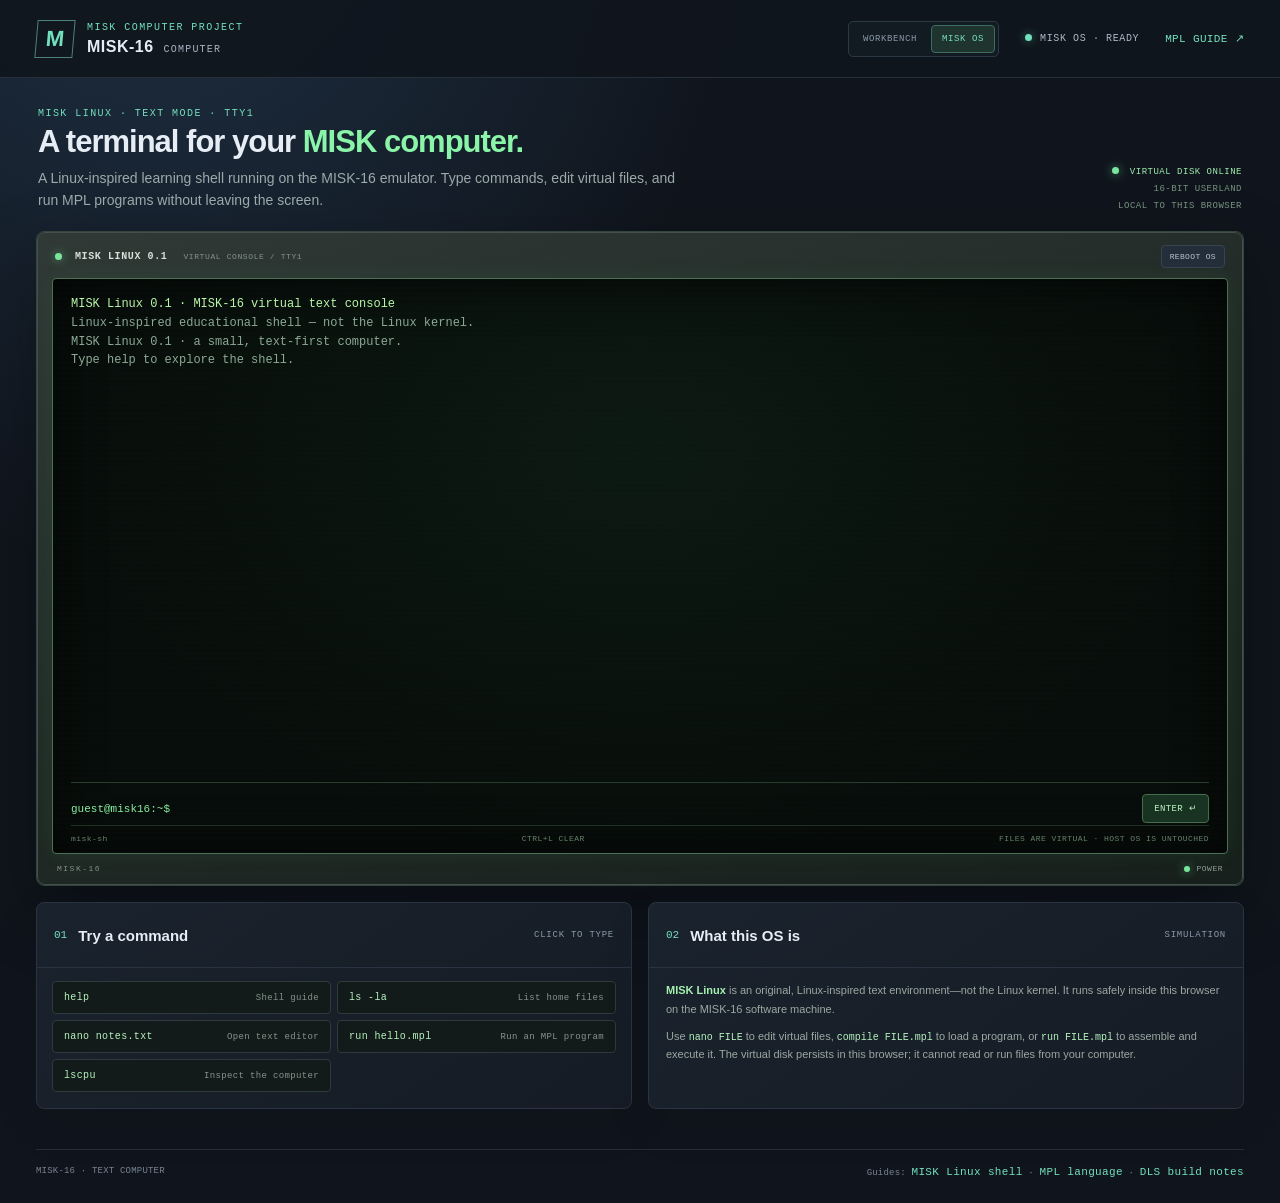
<file: index.html>
<!doctype html>
<html lang="en">
<head>
  <meta charset="utf-8">
  <meta name="viewport" content="width=device-width, initial-scale=1">
  <meta name="theme-color" content="#10151d">
  <meta name="description" content="A Linux-inspired terminal and text editor running inside the MISK-16 educational computer emulator.">
  <title>MISK-16 | MISK Linux Computer</title>
  <link rel="stylesheet" href="style.css">
</head>
<body class="os-mode">
  <header class="topbar">
    <div class="brand"><div class="brand-mark">M</div><div><div class="eyebrow">MISK COMPUTER PROJECT</div><h1>MISK-16 <span>COMPUTER</span></h1></div></div>
    <div class="top-actions">
      <nav class="mode-switch" aria-label="Computer view">
        <button type="button" class="mode-tab" id="workbenchModeBtn" aria-pressed="false">WORKBENCH</button>
        <button type="button" class="mode-tab active" id="osModeBtn" aria-pressed="true">MISK OS</button>
      </nav>
      <span class="status" id="executionMode"><i></i><span id="executionModeLabel">MISK OS READY</span></span>
      <a href="MPL.md">MPL GUIDE ↗</a>
    </div>
  </header>
  <main>
    <section class="intro"><div><p class="eyebrow">16-BIT COMPUTER · EDITABLE STATE</p><h2>A small computer you can <em>understand.</em></h2><p>Program it in MPL assembly, edit registers directly, and step or run programs against writable instruction storage and 8 KiB of data RAM.</p></div><div class="spec"><div><b>16</b><span>BIT WORDS</span></div><div><b>8</b><span>GENERAL REGISTERS</span></div><div><b id="dataRamSpec">8 KiB</b><span>DATA RAM</span></div></div></section>

    <section class="os-view" id="osView" aria-label="MISK Linux terminal">
      <div class="os-intro">
        <div>
          <p class="eyebrow">MISK LINUX · TEXT MODE · TTY1</p>
          <h2>A terminal for your <em>MISK computer.</em></h2>
          <p>A Linux-inspired learning shell running on the MISK-16 emulator. Type commands, edit virtual files, and run MPL programs without leaving the screen.</p>
        </div>
        <div class="os-readout"><span><i></i> VIRTUAL DISK ONLINE</span><span>16-BIT USERLAND</span><span>LOCAL TO THIS BROWSER</span></div>
      </div>

      <article class="panel terminal-monitor" aria-label="MISK Linux virtual computer screen">
        <div class="monitor-bezel">
          <div class="monitor-topbar">
            <div class="monitor-title"><span class="screen-led"></span><b>MISK LINUX 0.1</b><span>VIRTUAL CONSOLE / TTY1</span></div>
            <button class="quiet" id="osRebootBtn" type="button">REBOOT OS</button>
          </div>
          <div class="terminal-screen" id="terminalScreen">
            <div class="terminal-output" id="osOutput" role="log" aria-live="polite" aria-relevant="additions"></div>
            <section class="nano-screen" id="osEditorPanel" aria-label="Terminal text editor" hidden>
              <div class="nano-title"><span>GNU nano — MISK virtual editor</span><span id="osEditorPath">/home/guest/notes.txt</span></div>
              <div class="nano-document">
                <pre class="nano-line-numbers" id="osEditorLines" aria-hidden="true">1</pre>
                <textarea id="osEditor" spellcheck="false" autocomplete="off" autocapitalize="off" aria-label="Text file contents"></textarea>
              </div>
              <div class="nano-status" id="osEditorStatus">New file</div>
              <div class="nano-shortcuts"><span><kbd>CTRL</kbd>+<kbd>S</kbd> Save</span><span><kbd>CTRL</kbd>+<kbd>X</kbd> Exit</span><span><kbd>TAB</kbd> Indent</span></div>
              <div class="nano-actions"><button class="quiet" id="osEditorCancelBtn" type="button">DISCARD &amp; EXIT</button><button class="primary" id="osEditorSaveBtn" type="button">SAVE FILE</button><button class="quiet" id="osEditorSaveExitBtn" type="button">SAVE &amp; EXIT</button></div>
            </section>
            <form class="terminal-command-row" id="osCommandForm" autocomplete="off">
              <span class="terminal-prompt" id="osPrompt">guest@misk16:~$</span>
              <label class="visually-hidden" for="osCommandInput">Terminal command</label>
              <input id="osCommandInput" type="text" spellcheck="false" autocomplete="off" autocapitalize="off" aria-label="Type a MISK Linux shell command">
              <button type="submit" class="terminal-enter">ENTER ↵</button>
            </form>
            <div class="terminal-footer"><span>misk-sh</span><span>CTRL+L CLEAR</span><span>FILES ARE VIRTUAL · HOST OS IS UNTOUCHED</span></div>
          </div>
          <div class="monitor-lip"><span>MISK-16</span><span class="monitor-power"><i></i> POWER</span></div>
        </div>
      </article>

      <div class="os-bottom-grid">
        <article class="panel os-quickstart">
          <div class="panel-head"><div><span class="step">01</span><h3>Try a command</h3></div><span class="tool-tag">CLICK TO TYPE</span></div>
          <div class="os-command-list">
            <button type="button" data-os-command="help"><code>help</code><span>Shell guide</span></button>
            <button type="button" data-os-command="ls -la"><code>ls -la</code><span>List home files</span></button>
            <button type="button" data-os-command="nano notes.txt"><code>nano notes.txt</code><span>Open text editor</span></button>
            <button type="button" data-os-command="run hello.mpl"><code>run hello.mpl</code><span>Run an MPL program</span></button>
            <button type="button" data-os-command="lscpu"><code>lscpu</code><span>Inspect the computer</span></button>
          </div>
        </article>
        <article class="panel os-about">
          <div class="panel-head"><div><span class="step">02</span><h3>What this OS is</h3></div><span class="tool-tag">SIMULATION</span></div>
          <div class="os-about-copy"><p><b>MISK Linux</b> is an original, Linux-inspired text environment—not the Linux kernel. It runs safely inside this browser on the MISK-16 software machine.</p><p>Use <code>nano FILE</code> to edit virtual files, <code>compile FILE.mpl</code> to load a program, or <code>run FILE.mpl</code> to assemble and execute it. The virtual disk persists in this browser; it cannot read or run files from your computer.</p></div>
        </article>
      </div>
    </section>

    <section class="workspace">
      <article class="panel editor-panel">
        <div class="panel-head"><div><span class="step">01</span><h3>Program editor</h3></div><div class="panel-tools"><button class="quiet" id="openProgramBtn">OPEN MPL</button><button class="quiet" id="saveProgramBtn">SAVE MPL</button><button class="quiet" id="exampleBtn">LOAD EXAMPLE</button><button class="primary" id="assembleBtn">ASSEMBLE → RAM</button><input id="programFile" type="file" accept=".mpl,.asm,.txt,text/plain" hidden></div></div>
        <div class="editor-wrap"><div class="line-numbers" id="lineNumbers"></div><textarea id="source" spellcheck="false" aria-label="MPL assembly editor"></textarea></div>
        <div class="editor-foot"><span id="assemblyStatus">Ready · edits are local to this browser</span><span>HEX: 0x · BINARY: 0b · DECIMAL: # or plain integer</span></div>
        <div class="code-hint"><b>QUICK START</b><code>LDI R0, 7</code><code>ADDI R0, R0, 1</code><code>OUT R0</code><code>HALT</code></div>
      </article>

      <article class="panel machine-panel">
        <div class="panel-head"><div><span class="step">02</span><h3>Machine controls</h3></div><div class="panel-tools"><button class="quiet" id="resetBtn">RESET STATE</button><button class="quiet" id="runBtn">RUN PROGRAM</button><button class="quiet" id="pauseBtn" disabled>PAUSE</button><button class="primary" id="stepBtn">STEP INSTRUCTION</button></div></div>
        <div class="machine-grid">
          <div class="register-area"><div class="section-label">GENERAL REGISTERS <span>EDIT ANY VALUE</span></div><div class="register-grid" id="registers"></div>
            <div class="special-grid"><label class="special-register"><span>PROGRAM COUNTER <small>PC</small></span><input id="pcInput" type="number" min="0" max="255" value="0"></label><div class="special-register flags"><span>FLAGS <small>EDIT Z · N · C</small></span><div class="flag-switches"><label>Z<input id="flagZ" type="checkbox" aria-label="Zero flag"></label><label>N<input id="flagN" type="checkbox" aria-label="Negative flag"></label><label>C<input id="flagC" type="checkbox" aria-label="Carry flag"></label></div></div></div>
            <div class="io-row"><label for="inputValue">INPUT WORD</label><input id="inputValue" type="text" value="0" placeholder="0xABCD or 0b…" aria-label="Input word in decimal, hexadecimal, or binary"><div class="output-stack"><span>OUTPUT</span><b id="outputValue">—</b><small id="outputHex">HEX —</small><small id="outputBinary">BIN —</small></div></div>
          </div>
          <div class="memory-area"><div class="section-label">PROGRAM RAM <span id="programCount">0 / 256 INSTRUCTIONS</span></div><div id="programMemory" class="memory-list empty">Assemble a program to write instructions into writable program RAM.</div><div class="section-label data-heading">DATA RAM <span id="dataRamDetails">4,096 × 16 · 8 KiB · EDITABLE</span></div><div class="memory-page-controls"><button class="quiet" id="memoryPrev" aria-label="Previous data RAM page">←</button><label for="memoryPage">PAGE</label><input id="memoryPage" type="number" min="0" max="255" value="0" aria-label="Data RAM page, from 0 to 255"><span id="memoryRange">0x000–0x00F</span><button class="quiet" id="memoryNext" aria-label="Next data RAM page">→</button></div><div class="ram-actions"><button class="quiet" id="exportRamBtn">EXPORT 8 KiB</button><button class="quiet" id="importRamBtn">IMPORT .BIN</button><input id="ramFile" type="file" accept=".bin,application/octet-stream" hidden></div><div id="dataMemory" class="data-memory"></div></div>
        </div>
        <div class="log-strip"><span class="log-dot"></span><span id="machineMessage">Ready. Assemble a program or edit a register.</span></div>
      </article>
    </section>
    <section class="tools-grid" aria-label="Word conversion and logic tools">
      <article class="panel converter-panel">
        <div class="panel-head"><div><span class="step">03</span><h3>Binary ↔ hex word encoder</h3></div><span class="tool-tag">16 BITS</span></div>
        <div class="base-converter">
          <label class="base-field" for="hexWord">HEXADECIMAL WORD<input id="hexWord" type="text" value="0x0000" maxlength="6" spellcheck="false" autocomplete="off" aria-label="Hexadecimal word, up to four digits"></label>
          <label class="base-field" for="binaryWord">BINARY WORD<input id="binaryWord" type="text" value="0000 0000 0000 0000" maxlength="21" spellcheck="false" autocomplete="off" aria-label="Binary word, up to sixteen bits"></label>
        </div>
        <div class="converter-status" id="wordStatus" role="status">Edit either representation or toggle individual bits.</div>
        <div class="word-bit-grid" id="wordBits" aria-label="Sixteen interactive word bits"></div>
        <div class="word-readout">
          <div class="word-metadata"><div><span>UNSIGNED</span><b id="wordUnsigned">0</b></div><div><span>SIGNED</span><b id="wordSigned">0</b></div><div><span>HEX ENCODING</span><b id="wordHexReadout">0x0000</b></div></div>
          <div class="seven-segment-display" id="hexDisplay" aria-label="Four digit seven-segment hexadecimal display"></div>
        </div>
        <div class="word-actions"><label for="wordRegister">REGISTER / PC<select id="wordRegister" aria-label="Register or program counter for binary and hex transfer"></select></label><button class="quiet" id="readRegisterBtn">READ CPU WORD</button><button class="primary" id="writeRegisterBtn">WRITE CPU WORD</button></div>
      </article>

      <article class="panel decoder-panel">
        <div class="panel-head"><div><span class="step">04</span><h3>4-to-16 decoder / 16-to-4 encoder</h3></div><span class="tool-tag">ONE-HOT LOGIC</span></div>
        <div class="decoder-body">
          <label class="base-field" for="decoderInput">HEX DIGIT INPUT <select id="decoderInput" aria-label="Hex digit to decode"></select></label>
          <div class="decoder-readout"><span>4-BIT BINARY</span><b id="decoderBinary">0000</b><span>ENCODER OUTPUT</span><b id="encodedDigit">0x0</b></div>
          <div class="decoder-lights" id="decoderOutputs" aria-label="Sixteen one-hot decoder outputs"></div>
          <div class="converter-status" id="decoderStatus" role="status">Exactly one D output is high; the encoder converts it back to the original digit.</div>
        </div>
      </article>
    </section>

    <section class="architecture"><div class="architecture-copy"><p class="eyebrow">DESIGN RULES</p><h3>Direct connections.<br>Deliberate steps.</h3><p>The workbench models a register-centric 16-bit machine with eight general registers, 256 writable program entries, and 4,096 editable 16-bit data words (8 KiB). No shared datapath bus, clock component, pulse generator, tri-state output, or ROM is used. STEP performs one software transition; RUN repeats those transitions until halted or paused—it is not a simulated hardware clock.</p></div><div class="gate-card"><div class="section-label">LOGIC TOOLKIT <span>1-BIT PRIMITIVES</span></div><div class="gate-list"><span>NOT</span><span>AND</span><span>NAND</span><span>XOR</span><span>XNOR</span><span>OR</span><span>NOR</span></div><p>Build wider logic from gate collections. Prefer the highest available input count for gates and group repeated components into named collections.</p></div></section>
    <footer><span>MISK-16 · TEXT COMPUTER</span><span>Guides: <a href="MISK-OS.md">MISK Linux shell</a> · <a href="MPL.md">MPL language</a> · <a href="DIGITAL-LOGIC-SIM.md">DLS build notes</a></span></footer>
  </main>
  <script src="misk16.js"></script>
  <script src="miskos.js"></script>
  <script src="app.js"></script>
  <script src="terminal-os.js"></script>
</body>
</html>
</file>
<file: style.css>
:root{color-scheme:dark;--bg:#10151d;--panel:#171e28;--panel2:#121922;--line:#293341;--text:#e7edf5;--muted:#8995a5;--mint:#72e0bd;--blue:#6eaafa;--orange:#f0b667;--mono:'DM Mono',monospace;--sans:'DM Sans',sans-serif;--display:'Space Grotesk',sans-serif}*{box-sizing:border-box}body{margin:0;background:radial-gradient(ellipse at 12% -15%,#203347 0,transparent 38%),var(--bg);color:var(--text);font-family:var(--sans);font-size:14px}.topbar{height:78px;border-bottom:1px solid #26303b;display:flex;align-items:center;justify-content:space-between;padding:0 max(calc((100% - 1380px)/2),36px);background:#10151de8}.brand{display:flex;align-items:center;gap:13px}.brand-mark{width:38px;height:38px;border:1px solid #4c817a;color:var(--mint);display:grid;place-items:center;font:700 22px var(--display);transform:skew(-5deg)}.eyebrow{font:500 10px var(--mono);letter-spacing:1.45px;color:var(--mint);margin:0 0 5px}.brand h1{font:700 16px var(--display);letter-spacing:.5px;margin:0}.brand h1 span{font-size:10px;color:#aab5c3;font-family:var(--mono);font-weight:400;margin-left:5px;letter-spacing:1.2px}.top-actions{display:flex;align-items:center;gap:26px}.top-actions a,footer a{color:var(--mint);text-decoration:none;font:11px var(--mono);letter-spacing:.35px}.status{color:#aeb9c6;font:10px var(--mono);letter-spacing:.6px}.status i{display:inline-block;width:7px;height:7px;background:var(--mint);border-radius:50%;margin-right:8px;box-shadow:0 0 10px #72e0bd7d}main{max-width:1380px;padding:0 36px;margin:auto}.intro{display:flex;justify-content:space-between;align-items:end;padding:43px 0 28px}.intro h2{font:600 32px var(--display);letter-spacing:-1.1px;margin:0 0 9px}.intro h2 em{color:var(--mint);font-style:normal}.intro p:not(.eyebrow){margin:0;color:#a1adbb;max-width:630px}.spec{display:flex;gap:32px;padding-bottom:2px}.spec div{display:flex;flex-direction:column;gap:4px}.spec b{font:600 21px var(--display);color:var(--mint)}.spec span{font:9px var(--mono);letter-spacing:.8px;color:var(--muted)}.workspace{display:grid;grid-template-columns:1.04fr 1.2fr;gap:17px;align-items:stretch}.panel{background:linear-gradient(145deg,#1a222d,#151c25);border:1px solid var(--line);border-radius:8px;overflow:hidden;box-shadow:0 15px 50px #00000014}.panel-head{min-height:65px;padding:14px 17px;border-bottom:1px solid var(--line);display:flex;justify-content:space-between;align-items:center}.panel-head>div:first-child{display:flex;align-items:center;gap:11px}.step{color:var(--mint);font:11px var(--mono)}h3{font:600 15px var(--display);margin:0}.panel-tools{display:flex;gap:8px}button{border:0;font:500 10px var(--mono);letter-spacing:.35px;padding:10px 12px;border-radius:4px;cursor:pointer;transition:.15s}button:hover{filter:brightness(1.13);transform:translateY(-1px)}.quiet{background:#242e3a;color:#bac5d2;border:1px solid #364351}.primary{background:var(--mint);color:#10201d;font-weight:600}.editor-wrap{display:flex;background:#111821;height:392px}.line-numbers{width:43px;padding:15px 10px 14px 0;text-align:right;color:#526171;font:12px/21px var(--mono);white-space:pre;overflow:hidden;border-right:1px solid #222c37;user-select:none}textarea{resize:none;border:0;outline:0;background:transparent;color:#c6d5e4;padding:15px 15px;width:100%;height:100%;font:12px/21px var(--mono);tab-size:2;white-space:pre;overflow:auto}textarea::selection{background:#33545b}.editor-foot{display:flex;justify-content:space-between;border-top:1px solid #242e39;padding:10px 14px;color:#7f8b99;font:9px var(--mono)}#assemblyStatus{color:var(--mint)}.code-hint{display:flex;align-items:center;gap:8px;padding:11px 14px;border-top:1px solid var(--line);flex-wrap:wrap}.code-hint b{font:9px var(--mono);color:var(--muted);letter-spacing:.7px;margin-right:5px}.code-hint code{font:10px var(--mono);color:#d4c38e;background:#212a34;padding:5px 7px;border-radius:3px}.machine-grid{display:grid;grid-template-columns:1fr .88fr;min-height:465px}.register-area{padding:17px 15px;border-right:1px solid var(--line)}.memory-area{padding:17px 15px;min-width:0}.section-label{display:flex;justify-content:space-between;align-items:center;font:10px var(--mono);letter-spacing:.65px;color:#dce4ec;margin-bottom:12px}.section-label span{font-size:9px;color:#7f8c9b;letter-spacing:.3px}.register-grid{display:grid;grid-template-columns:repeat(2,minmax(0,1fr));gap:7px}.reg-card{height:47px;background:#121a23;border:1px solid #2a3642;border-radius:4px;padding:6px 9px;display:flex;align-items:center;justify-content:space-between}.reg-card label{color:var(--mint);font:11px var(--mono)}input{font:12px var(--mono);color:#e5edf5;background:#1e2934;border:1px solid #354250;border-radius:3px;outline:none;padding:6px 7px}input:focus{border-color:var(--mint)}.reg-card input{width:86px;text-align:right}.special-grid{display:grid;grid-template-columns:1fr 1fr;gap:7px;margin-top:9px}.special-register{background:#121a23;border:1px solid #2a3642;border-radius:4px;padding:9px;min-height:48px;display:flex;flex-direction:column;gap:6px;font:9px var(--mono);letter-spacing:.3px;color:#91a0ae}.special-register small{color:var(--mint);font:10px var(--mono);float:right;margin-left:7px}.special-register input{width:100%;height:25px}.flags b{color:#f0bf71;font:11px var(--mono)}.flag-switches{display:flex;align-items:center;gap:11px;margin-top:auto}.flag-switches label{display:flex;align-items:center;gap:4px;color:#f0bf71;font:10px var(--mono)}.flag-switches input{width:13px;height:13px;margin:0;padding:0;accent-color:var(--orange)}.io-row{margin-top:14px;display:flex;align-items:center;gap:9px;font:9px var(--mono);color:#98a5b3}.io-row input{width:78px;height:29px}.io-row div{margin-left:auto}.io-row b{color:var(--mint);font:12px var(--mono);margin-left:8px}.memory-list{height:260px;overflow:auto;background:#111821;border:1px solid #28333e;border-radius:4px;padding:5px}.memory-list.empty{display:grid;place-items:center;text-align:center;padding:24px;color:#748291;font:11px/1.6 var(--mono)}.instruction-row{display:grid;grid-template-columns:37px minmax(0,1fr) 49px;gap:7px;padding:6px 7px;border-bottom:1px solid #202a34;font:10px var(--mono);color:#b9c6d3}.instruction-row.active{background:#1e3938;border-left:2px solid var(--mint);color:#e6fff8}.instruction-row .addr{color:#748696}.instruction-row .word{text-align:right;color:#6eaafa}.data-heading{margin-top:15px;margin-bottom:8px}.memory-page-controls{display:flex;align-items:center;gap:6px;margin-bottom:6px;color:#8492a1;font:9px var(--mono)}.memory-page-controls button{padding:4px 7px}.memory-page-controls input{width:48px;padding:4px;text-align:center;font-size:10px}.memory-page-controls #memoryRange{color:#a5b4c2;margin-left:auto}.data-memory{height:130px;overflow:auto;background:#111821;border:1px solid #28333e;border-radius:4px;padding:6px;display:grid;grid-template-columns:repeat(4,1fr);gap:4px}.mem-cell{background:#1a242e;border-radius:3px;padding:4px 5px;display:flex;justify-content:space-between;gap:3px;font:9px var(--mono);color:#768697}.mem-cell input{padding:2px;width:57px;text-align:right;font-size:9px}.log-strip{height:38px;border-top:1px solid var(--line);display:flex;align-items:center;gap:9px;padding:0 15px;color:#a8b5c2;font:10px var(--mono)}.log-dot{width:6px;height:6px;background:var(--mint);border-radius:50%}.architecture{display:grid;grid-template-columns:1fr 1.12fr;gap:35px;padding:31px 7px 36px;margin-top:7px}.architecture-copy h3{font:600 22px/1.2 var(--display);margin:10px 0}.architecture-copy p:last-child{max-width:580px;color:#97a4b2;font-size:12px;line-height:1.65;margin:0}.gate-card{background:#151d26;border:1px solid var(--line);border-radius:6px;padding:16px 18px}.gate-list{display:flex;gap:7px;flex-wrap:wrap}.gate-list span{padding:7px 12px;border:1px solid #38504f;background:#1b302f;color:var(--mint);font:10px var(--mono);border-radius:3px}.gate-card p{font-size:11px;line-height:1.5;color:#8e9ba8;margin:12px 0 0}footer{display:flex;justify-content:space-between;border-top:1px solid #252f3a;padding:16px 0 24px;color:#778493;font:9px var(--mono);letter-spacing:.2px} @media(max-width:1000px){main{padding:0 20px}.workspace{grid-template-columns:1fr}.machine-grid{min-height:0}.intro{align-items:flex-start;gap:20px;flex-direction:column}.spec{gap:23px}.architecture{grid-template-columns:1fr;gap:18px}}@media(max-width:620px){.topbar{padding:0 15px}.top-actions{gap:12px}.top-actions a{font-size:9px}.status{font-size:8px}.brand h1{font-size:14px}.brand h1 span{display:none}main{padding:0 12px}.intro{padding-top:30px}.intro h2{font-size:26px}.machine-grid{grid-template-columns:1fr}.register-area{border-right:0;border-bottom:1px solid var(--line)}.memory-list{height:210px}.panel-head{align-items:flex-start;gap:10px;flex-direction:column}.panel-tools{width:100%}.panel-tools button{flex:1}.architecture{padding-left:2px;padding-right:2px}footer{flex-direction:column;gap:9px}.editor-wrap{height:340px}}button:disabled{opacity:.45;cursor:not-allowed;transform:none;filter:none}.status.is-running i{background:var(--orange);box-shadow:0 0 10px #f0b6679c}.tools-grid{display:grid;grid-template-columns:1.05fr .95fr;gap:17px;margin-top:17px}.tool-tag{color:#8b9aaa;font:9px var(--mono);letter-spacing:.75px}.base-converter{display:grid;grid-template-columns:1fr 1fr;gap:12px;padding:16px 17px 4px}.base-field{display:flex;flex-direction:column;gap:7px;color:#91a0ae;font:9px var(--mono);letter-spacing:.5px}.base-field input,.base-field select{width:100%;font:12px var(--mono);letter-spacing:.25px}.base-field select{height:34px;color:var(--text);background:#1e2934;border:1px solid #354250;border-radius:3px;padding:6px 7px}.converter-status{min-height:29px;padding:7px 17px;color:#8d9ba9;font:10px/1.5 var(--mono)}.converter-status.error{color:#f0a19b}.word-bit-grid{display:grid;grid-template-columns:repeat(8,minmax(0,1fr));gap:5px;padding:9px 17px 13px}.word-bit{display:flex;align-items:center;justify-content:space-between;gap:4px;padding:7px 6px;background:#121a23;border:1px solid #2c3743;border-radius:3px;color:#8594a3;font:9px var(--mono)}.word-bit .bit-value{color:#738291;font:600 12px var(--mono)}.word-bit.is-one{border-color:#427c72;background:#1b3331;color:#a4ddd0}.word-bit.is-one .bit-value{color:var(--mint)}.word-readout{display:flex;align-items:center;justify-content:space-between;gap:15px;padding:12px 17px 17px;border-top:1px solid var(--line)}.word-metadata{display:flex;gap:18px;flex-wrap:wrap}.word-metadata div{display:flex;flex-direction:column;gap:5px}.word-metadata span{color:#7f8c9b;font:8px var(--mono);letter-spacing:.5px}.word-metadata b{color:#dbe6ef;font:11px var(--mono)}.word-metadata div:last-child b{color:var(--mint)}.seven-segment-display{display:flex;gap:6px;padding:7px 9px;background:#0f151c;border:1px solid #26313c;border-radius:4px}.seven-seg-cell{display:grid;justify-items:center;gap:3px}.seven-seg-position{color:#667484;font:8px var(--mono)}.seven-seg-cell>b{color:#dce8ef;font:10px var(--mono)}.seven-seg-digit{position:relative;width:32px;height:49px}.segment{position:absolute;display:block;background:#28333d;border-radius:3px;opacity:.45}.segment.on{background:#f0b667;opacity:1;box-shadow:0 0 7px #f0b66770}.segment-a,.segment-g,.segment-d{left:7px;width:18px;height:4px}.segment-a{top:2px}.segment-g{top:22px}.segment-d{bottom:2px}.segment-f,.segment-e{left:2px;width:4px;height:17px}.segment-f{top:5px}.segment-e{bottom:5px}.segment-b,.segment-c{right:2px;width:4px;height:17px}.segment-b{top:5px}.segment-c{bottom:5px}.decoder-body{padding:16px 17px 17px}.decoder-body>.base-field{max-width:220px}.decoder-readout{display:flex;align-items:center;gap:10px;margin:13px 0;color:#8090a0;font:9px var(--mono)}.decoder-readout b{color:var(--mint);font:12px var(--mono);margin-right:12px}.decoder-lights{display:grid;grid-template-columns:repeat(4,minmax(0,1fr));gap:6px}.decoder-led{display:flex;align-items:center;justify-content:space-between;gap:6px;padding:7px 9px;background:#111821;border:1px solid #28333e;border-radius:3px;color:#748291;font:9px var(--mono)}.decoder-led i{width:7px;height:7px;border-radius:50%;background:#39444f}.decoder-led.active{border-color:#427c72;color:#c0e7dc;background:#1b302f}.decoder-led.active i{background:var(--mint);box-shadow:0 0 8px #72e0bd9c}.ram-actions{display:flex;justify-content:flex-end;gap:6px;margin:7px 0}.ram-actions button{padding:6px 8px;font-size:9px}.output-stack{display:flex;flex-direction:column;align-items:flex-start;gap:3px;min-width:0}.output-stack>span{color:#98a5b3;font:9px var(--mono)}.output-stack b{margin-left:0;color:var(--mint);font:12px var(--mono)}.output-stack small{color:#8795a3;font:8px/1.35 var(--mono);white-space:nowrap}.io-row input{width:104px;height:29px}@media(max-width:1000px){.tools-grid{grid-template-columns:1fr}}@media(max-width:620px){.base-converter{grid-template-columns:1fr}.word-bit-grid{grid-template-columns:repeat(4,minmax(0,1fr))}.word-readout{align-items:flex-start;flex-direction:column}.decoder-readout{flex-wrap:wrap}.ram-actions{justify-content:flex-start}.output-stack small{font-size:7px}}.word-actions{display:flex;align-items:end;gap:8px;padding:0 17px 16px}.word-actions label{display:flex;flex-direction:column;gap:6px;color:#8493a1;font:9px var(--mono);letter-spacing:.45px}.word-actions select{min-width:80px;padding:7px;color:var(--text);background:#1e2934;border:1px solid #354250;border-radius:3px;font:11px var(--mono)}.word-actions button{padding:8px 10px;font-size:9px}@media(max-width:620px){.word-actions{align-items:stretch;flex-direction:column}.word-actions label,.word-actions select,.word-actions button{width:100%}.panel-tools{display:grid;grid-template-columns:repeat(2,minmax(0,1fr))}.panel-tools button{width:100%}}

/* MISK Linux virtual console */
.mode-switch{display:inline-flex;gap:3px;padding:3px;background:#121a22;border:1px solid #2c3945;border-radius:5px}
.mode-tab{padding:8px 10px;background:transparent;color:#8c9aaa;border:1px solid transparent;font:9px var(--mono);letter-spacing:.6px}
.mode-tab.active{background:#20342f;border-color:#3b6e5f;color:var(--mint)}
.mode-tab:focus-visible,.os-command-list button:focus-visible,.terminal-command-row button:focus-visible{outline:2px solid var(--mint);outline-offset:2px}
body.os-mode .intro,body.os-mode .workspace,body.os-mode .tools-grid,body.os-mode .architecture{display:none}
.os-view{display:none;max-width:1260px;margin:0 auto;padding:30px 0 40px}
body.os-mode .os-view{display:block}
.os-intro{display:flex;align-items:end;justify-content:space-between;gap:24px;padding:0 2px 20px}
.os-intro h2{font:600 31px var(--display);letter-spacing:-1px;margin:0 0 8px}
.os-intro h2 em{font-style:normal;color:#8af4a8}
.os-intro p:not(.eyebrow){max-width:660px;margin:0;color:#9caaa9;line-height:1.55}
.os-readout{display:flex;flex-direction:column;align-items:flex-end;gap:7px;color:#78927f;font:9px var(--mono);letter-spacing:.5px;white-space:nowrap}
.os-readout span:first-child{color:#9dedad}
.os-readout i,.screen-led,.monitor-power i{display:inline-block;width:7px;height:7px;background:#79e69b;border-radius:50%;box-shadow:0 0 10px #79e69b9c;margin-right:5px}
.terminal-monitor{border-color:#33453d;background:linear-gradient(145deg,#19231f,#101715);box-shadow:0 25px 70px #0005}
.monitor-bezel{padding:12px 14px 10px;background:linear-gradient(160deg,#303936,#202925 55%,#17201c);border:1px solid #44504a;border-radius:8px}
.monitor-topbar{height:33px;display:flex;align-items:center;justify-content:space-between;padding:0 3px 10px}
.monitor-title{display:flex;align-items:center;gap:8px;color:#d6e2d8;font:10px var(--mono);letter-spacing:.6px}
.monitor-title>span:last-child{color:#82948a;font-size:8px;margin-left:8px}
.monitor-topbar button{padding:6px 8px;font-size:8px}
.terminal-screen{position:relative;height:min(64vh,700px);min-height:450px;display:flex;flex-direction:column;overflow:hidden;padding:16px 18px 10px;background:radial-gradient(ellipse at 50% 30%,#0c1912,#070d0a 72%);border:1px solid #4a7155;border-radius:4px;box-shadow:inset 0 0 48px #000b,0 0 22px #73ec9010;color:#a6efb7;font:12px/1.55 var(--mono)}
.terminal-screen:after{content:"";position:absolute;inset:0;pointer-events:none;background:repeating-linear-gradient(transparent 0 3px,#ffffff03 4px 5px);opacity:.52}
.terminal-output{flex:1;min-height:0;overflow:auto;white-space:pre-wrap;overflow-wrap:anywhere;scrollbar-color:#395643 #0a100c;scrollbar-width:thin;position:relative;z-index:0}
.terminal-line{min-height:1.45em;white-space:pre-wrap;overflow-wrap:anywhere}
.terminal-line.command{color:#e2f7e7}
.terminal-line.error{color:#ffa9a2}
.terminal-line.system{color:#8ca996}
.terminal-line.accent{color:#b9f7a9}
.terminal-command-row{position:relative;z-index:1;display:flex;align-items:center;gap:10px;min-height:43px;margin-top:8px;border-top:1px solid #273d2e;padding-top:9px}
.terminal-prompt{flex:none;color:#87efa1;font:11px var(--mono);white-space:nowrap}
.terminal-command-row input{flex:1;min-width:40px;height:32px;border:0;border-radius:0;background:transparent;color:#e7f8e8;padding:4px 2px;caret-color:#9cf4a7;font:12px var(--mono);box-shadow:none}
.terminal-command-row input:focus{outline:0;border:0;box-shadow:none}
.terminal-command-row button{flex:none;padding:8px 11px;background:#183322;border:1px solid #456d4b;color:#bdf5c3;font-size:9px}
.terminal-footer{position:relative;z-index:1;display:flex;justify-content:space-between;gap:10px;padding-top:8px;border-top:1px solid #1f3125;color:#67836c;font:8px var(--mono);letter-spacing:.45px}
.monitor-lip{display:flex;justify-content:space-between;align-items:center;padding:10px 5px 1px;color:#84928b;font:8px var(--mono);letter-spacing:1.5px}
.monitor-power{display:flex;align-items:center;color:#91a198;letter-spacing:.5px}
.monitor-power i{width:6px;height:6px;margin-right:6px}
.nano-screen{position:absolute;inset:8px;z-index:3;display:flex;flex-direction:column;background:#0a100d;color:#d3e8d3;border:1px solid #527459;box-shadow:0 12px 35px #000b}
.nano-screen[hidden]{display:none!important}
.nano-title{display:flex;justify-content:space-between;gap:12px;padding:8px 10px;background:#284e32;color:#efffed;font:10px var(--mono)}
.nano-title span:last-child{color:#c3e5c6;overflow:hidden;text-overflow:ellipsis;white-space:nowrap}
.nano-document{flex:1;min-height:0;display:grid;grid-template-columns:42px minmax(0,1fr);overflow:hidden}
.nano-line-numbers{margin:0;padding:10px 9px;color:#58745d;text-align:right;background:#0c130f;border-right:1px solid #1e3224;overflow:hidden;font:11px/1.55 var(--mono);user-select:none}
.nano-document textarea{min-height:0;color:#d8edd8;padding:10px 12px;font:11px/1.55 var(--mono);tab-size:2;white-space:pre;overflow:auto;caret-color:#a7f3ad}
.nano-status{min-height:25px;padding:5px 10px;background:#15251a;color:#a1dba8;font:9px var(--mono)}
.nano-status.modified{color:#ffc979}
.nano-shortcuts{display:flex;gap:18px;flex-wrap:wrap;padding:7px 10px;color:#a9c7a9;background:#0c130f;border-top:1px solid #203323;font:8px var(--mono)}
.nano-shortcuts kbd{padding:2px 4px;border:1px solid #426047;border-radius:2px;color:#d4efd4;font:8px var(--mono)}
.nano-actions{display:flex;justify-content:flex-end;gap:7px;padding:8px 10px;border-top:1px solid #203323;background:#101911}
.nano-actions button{padding:7px 9px;font-size:8px}
.os-bottom-grid{display:grid;grid-template-columns:1fr 1fr;gap:16px;margin-top:16px}
.os-command-list{display:grid;grid-template-columns:repeat(2,minmax(0,1fr));gap:6px;padding:13px 15px 16px}
.os-command-list button{display:flex;align-items:center;justify-content:space-between;gap:8px;min-width:0;padding:10px 11px;border:1px solid #2d3b3c;background:#121b1a;color:#9eaeaa;text-align:left}
.os-command-list button:hover{border-color:#597f65;background:#18251d}
.os-command-list code,.os-about-copy code{color:#b7f3bf;font:10px var(--mono)}
.os-command-list span{color:#85948b;font:9px var(--mono);text-align:right}
.os-about-copy{padding:13px 17px 17px;color:#9ba8a1;font-size:11px;line-height:1.65}
.os-about-copy p{margin:0 0 9px}
.os-about-copy p:last-child{margin-bottom:0}
.os-about-copy b{color:#a5f0b0}
.visually-hidden{position:absolute;width:1px;height:1px;padding:0;margin:-1px;overflow:hidden;clip:rect(0,0,0,0);white-space:nowrap;border:0}
@media(max-width:1000px){.os-view{padding-top:24px}.os-intro{align-items:flex-start;flex-direction:column}.os-readout{align-items:flex-start;flex-direction:row;flex-wrap:wrap}.os-bottom-grid{grid-template-columns:1fr}}
@media(max-width:620px){.topbar{gap:8px}.top-actions{gap:7px}.mode-switch{padding:2px}.mode-tab{padding:7px 6px;font-size:8px;letter-spacing:.2px}.top-actions .status{display:none}.top-actions a{font-size:8px}.os-view{padding-top:22px}.os-intro h2{font-size:25px}.os-intro p:not(.eyebrow){font-size:12px}.monitor-bezel{padding:7px}.terminal-screen{height:65vh;min-height:420px;padding:12px 10px 8px;font-size:11px}.monitor-title{font-size:9px}.monitor-title>span:last-child{display:none}.terminal-footer{font-size:7px;letter-spacing:.1px}.terminal-command-row{gap:6px}.terminal-prompt{font-size:9px}.terminal-command-row input{font-size:11px}.terminal-command-row button{padding:7px 8px;font-size:8px}.nano-screen{inset:5px}.nano-shortcuts{gap:7px}.nano-actions button{padding:7px 6px}.os-command-list{grid-template-columns:1fr}.os-command-list button{min-height:37px}.os-readout{font-size:8px}}
[hidden]{display:none!important}
</file>
